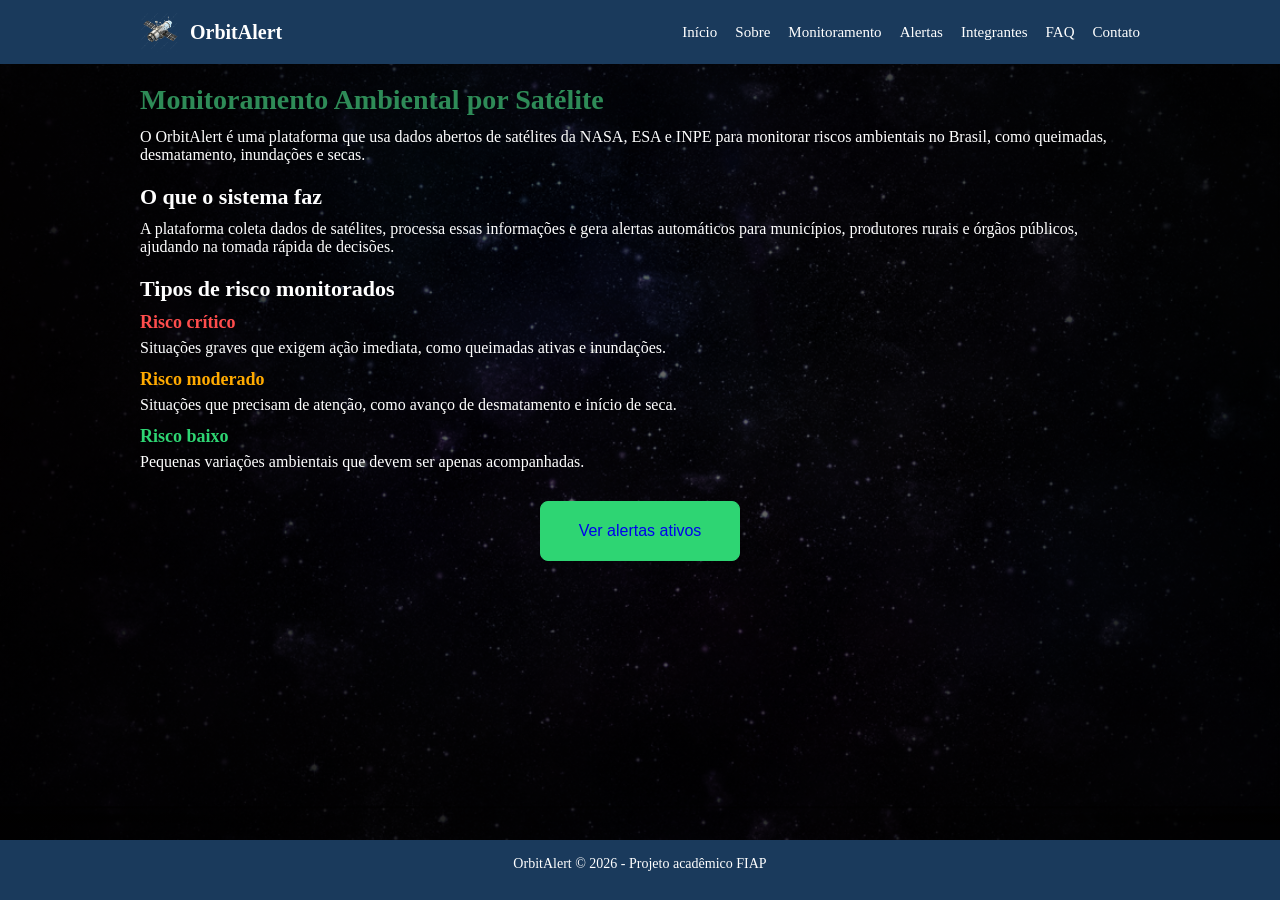
<file: index.html>
<!DOCTYPE html>
<html lang="pt-br">
<head>
<meta charset="UTF-8">
  <meta name="viewport" content="width=device-width, initial-scale=1.0">
  <title>OrbitAlert - Início</title>
  <link rel="stylesheet" href="css/style.css">
</head>
<body class="pagina-inicial">
  <header>
  
    <div class="topo">
      
      <div class="logo">
        
        <img src="./img/pngtree-space-satellite-broadcast-png-image_14661549.png" alt="Logo OrbitAlert">
        
        <span>OrbitAlert</span>
      </div>
     
      <button class="botao-menu" id="botaoMenu">&#9776;</button>
      
      <nav>
        <ul id="menuLista">
          <li><a href="index.html">Início</a></li>
          <li><a href="sobre.html">Sobre</a></li>
          <li><a href="monitoramento.html">Monitoramento</a></li>
          <li><a href="alertas.html">Alertas</a></li>
          <li><a href="integrantes.html">Integrantes</a></li>
          <li><a href="faq.html">FAQ</a></li>
          <li><a href="contato.html">Contato</a></li>
        </ul>
      </nav>
    </div>
  </header>

 
  <main class="container">
    
    <section>
      
      <h1 class="monitoramento-ambiental">Monitoramento Ambiental por Satélite</h1>
      
      <p>O OrbitAlert é uma plataforma que usa dados abertos de satélites da NASA, ESA e INPE para monitorar riscos ambientais no Brasil, como queimadas, desmatamento, inundações e secas.</p>
    
    </section>

    
    <section class="caixa">
     
      <h2>O que o sistema faz</h2>
     
      <p>A plataforma coleta dados de satélites, processa essas informações e gera alertas automáticos para municípios, produtores rurais e órgãos públicos, ajudando na tomada rápida de decisões.</p>
    </section>

   
    <section class="caixa">
      
      <h2>Tipos de risco monitorados</h2>
      
      <h3 class="titulo-critico">Risco crítico</h3>
     
      <p>Situações graves que exigem ação imediata, como queimadas ativas e inundações.</p>
      
      <h3 class="titulo-moderado">Risco moderado</h3>
      
      <p>Situações que precisam de atenção, como avanço de desmatamento e início de seca.</p>
     
      <h3 class="titulo-baixo">Risco baixo</h3>
     
      <p>Pequenas variações ambientais que devem ser apenas acompanhadas.</p>

      <div class="container-botao">
      <a href="alertas.html" class="botao">Ver alertas ativos</a>
    </div>
    
    </section>
  </main>
  <footer>
    <p>OrbitAlert &copy; 2026 - Projeto acadêmico FIAP</p>
  </footer>
  <script src="js/menu.js"></script>
</body class="pagina-inicial">
</html>
</file>
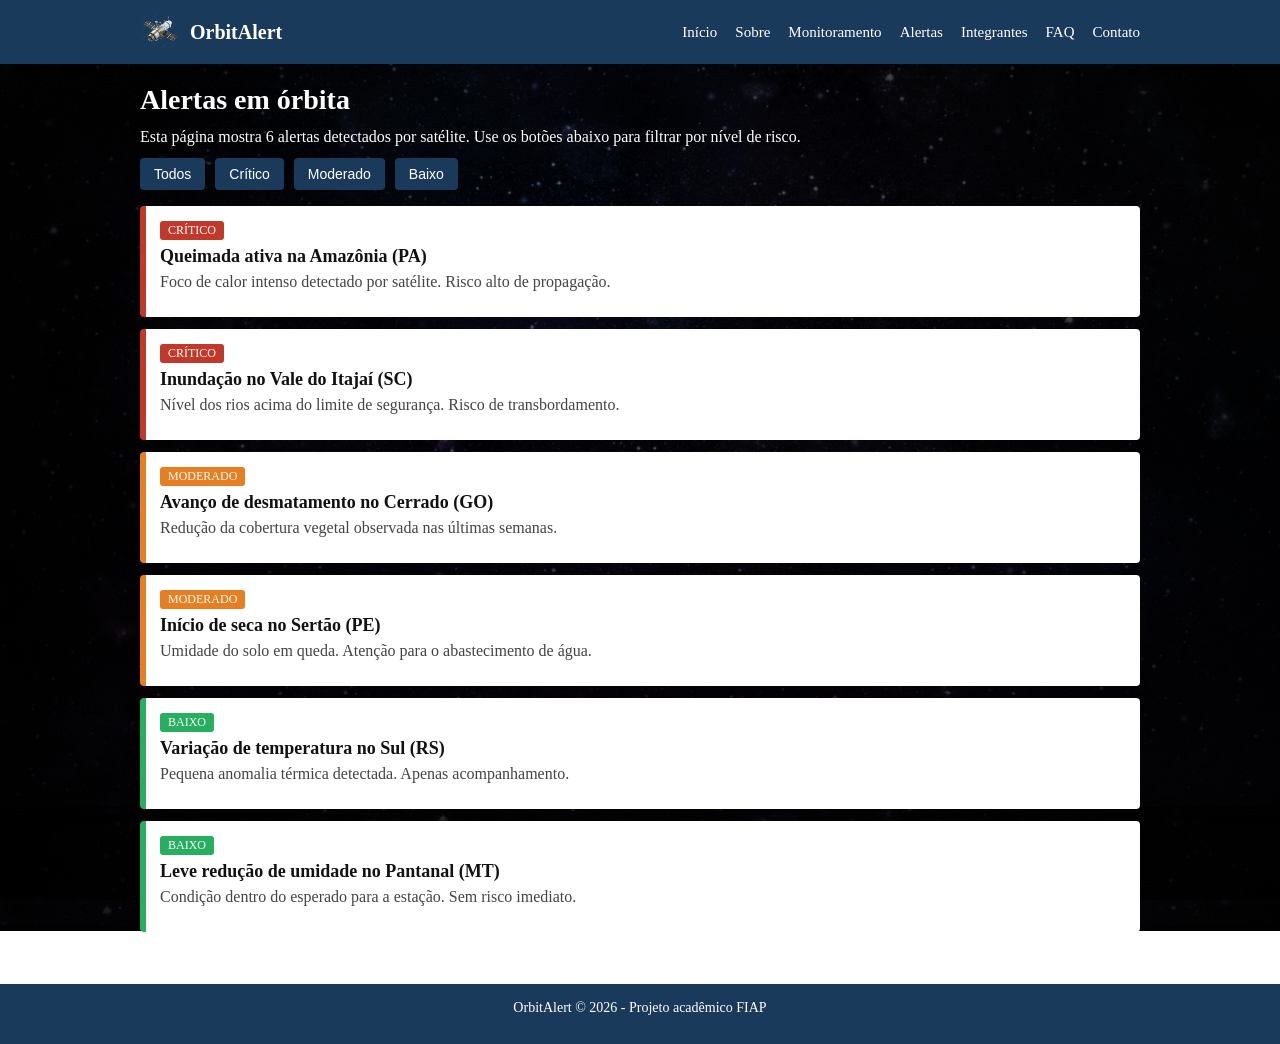
<file: alertas.html>
<!doctype html>
<html lang="pt-br">
  <head>
    <meta charset="UTF-8" />
    <meta name="viewport" content="width=device-width, initial-scale=1.0" />
    <title>OrbitAlert - Alertas</title>
    <link rel="stylesheet" href="css/style.css" />
  </head>
  <body>
    <header>
      <div class="topo">
        <div class="logo">
          <img
            src="./img/pngtree-space-satellite-broadcast-png-image_14661549.png"
            alt="Logo OrbitAlert"
          />
          <span>OrbitAlert</span>
        </div>
        <button class="botao-menu" id="botaoMenu">&#9776;</button>
        <nav>
          <ul id="menuLista">
            <li><a href="index.html">Início</a></li>
            <li><a href="sobre.html">Sobre</a></li>
            <li><a href="monitoramento.html">Monitoramento</a></li>
            <li><a href="alertas.html">Alertas</a></li>
            <li><a href="integrantes.html">Integrantes</a></li>
            <li><a href="faq.html">FAQ</a></li>
            <li><a href="contato.html">Contato</a></li>
          </ul>
        </nav>
      </div>
    </header>

    <main class="container">
      <section>
        <h1>Alertas em órbita</h1>
        <p>
          Esta página mostra 6 alertas detectados por satélite. Use os botões
          abaixo para filtrar por nível de risco.
        </p>
      </section>

      <section class="filtros">
        <button onclick="filtrar('todos')">Todos</button>
        <button onclick="filtrar('critico')">Crítico</button>
        <button onclick="filtrar('moderado')">Moderado</button>
        <button onclick="filtrar('baixo')">Baixo</button>
      </section>

      <section>
        <article class="alerta critico">
          <span class="etiqueta critico">CRÍTICO</span>
          <h3>Queimada ativa na Amazônia (PA)</h3>
          <p>
            Foco de calor intenso detectado por satélite. Risco alto de
            propagação.
          </p>
        </article>

        <article class="alerta critico">
          <span class="etiqueta critico">CRÍTICO</span>
          <h3 class="h3">Inundação no Vale do Itajaí (SC)</h3>
          <p>
            Nível dos rios acima do limite de segurança. Risco de
            transbordamento.
          </p>
        </article>

        <article class="alerta moderado">
          <span class="etiqueta moderado">MODERADO</span>
          <h3>Avanço de desmatamento no Cerrado (GO)</h3>
          <p>Redução da cobertura vegetal observada nas últimas semanas.</p>
        </article>

        <article class="alerta moderado">
          <span class="etiqueta moderado">MODERADO</span>
          <h3>Início de seca no Sertão (PE)</h3>
          <p>Umidade do solo em queda. Atenção para o abastecimento de água.</p>
        </article>

        <article class="alerta baixo">
          <span class="etiqueta baixo">BAIXO</span>
          <h3>Variação de temperatura no Sul (RS)</h3>
          <p>Pequena anomalia térmica detectada. Apenas acompanhamento.</p>
        </article>

        <article class="alerta baixo">
          <span class="etiqueta baixo">BAIXO</span>
          <h3>Leve redução de umidade no Pantanal (MT)</h3>
          <p>Condição dentro do esperado para a estação. Sem risco imediato.</p>
        </article>
      </section>
    </main>

    <footer>
      <p>OrbitAlert &copy; 2026 - Projeto acadêmico FIAP</p>
    </footer>

    <script src="js/menu.js"></script>
    <script src="js/alertas.js"></script>
  </body>
</html>
</file>
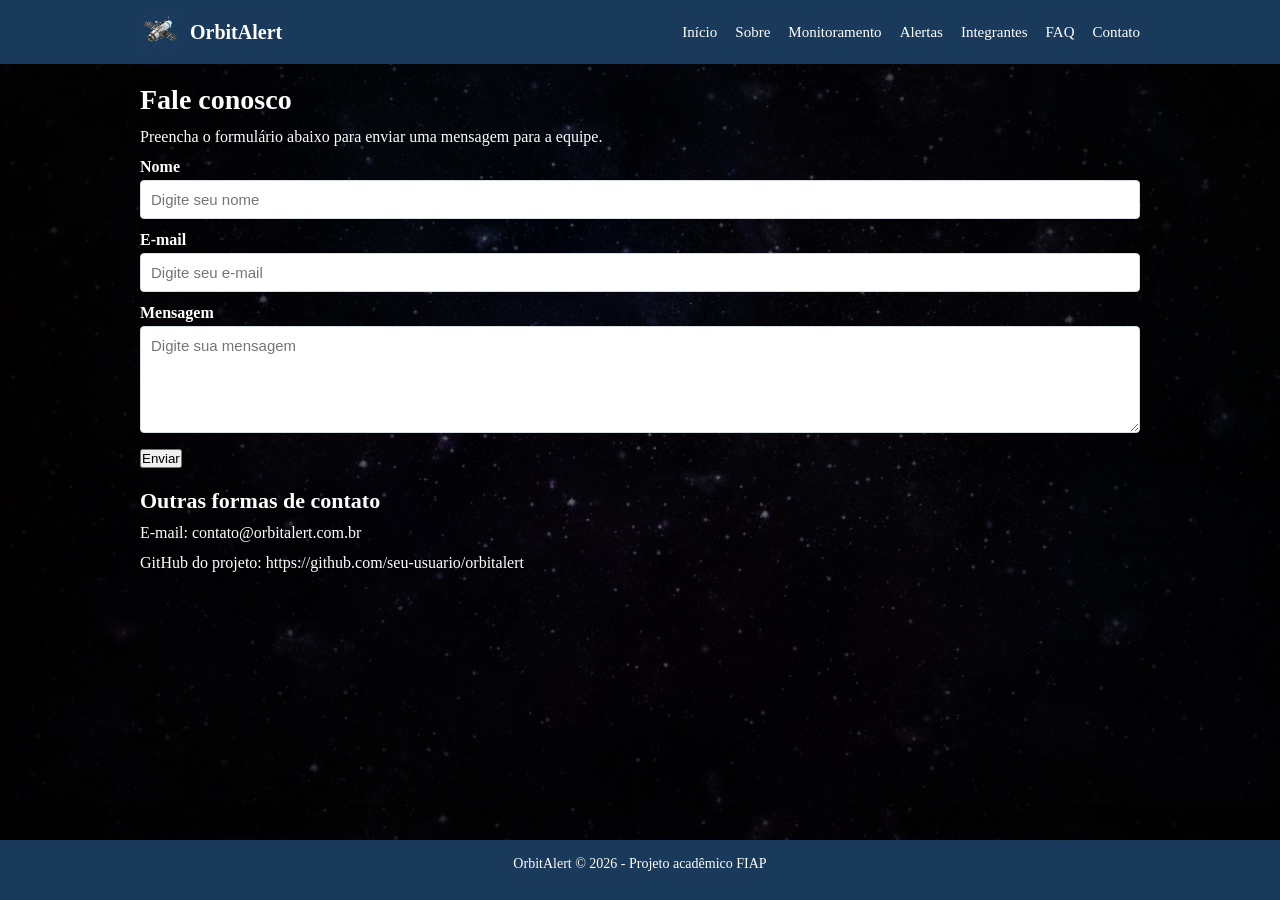
<file: contato.html>
<!doctype html>
<html lang="pt-br">
  <head>
    <meta charset="UTF-8" />
    <meta name="viewport" content="width=device-width, initial-scale=1.0" />
    <title>OrbitAlert - Contato</title>
    <link rel="stylesheet" href="css/style.css" />
  </head>
  <body>
    <header>
      <div class="topo">
        <div class="logo">
          <img
            src="./img/pngtree-space-satellite-broadcast-png-image_14661549.png"
            alt="Logo OrbitAlert"
          />
          <span>OrbitAlert</span>
        </div>
        <button class="botao-menu" id="botaoMenu">&#9776;</button>
        <nav>
          <ul id="menuLista">
            <li><a href="index.html">Início</a></li>
            <li><a href="sobre.html">Sobre</a></li>
            <li><a href="monitoramento.html">Monitoramento</a></li>
            <li><a href="alertas.html">Alertas</a></li>
            <li><a href="integrantes.html">Integrantes</a></li>
            <li><a href="faq.html">FAQ</a></li>
            <li><a href="contato.html">Contato</a></li>
          </ul>
        </nav>
      </div>
    </header>

    <main class="container">
      <section>
        <h1>Fale conosco</h1>
        <p>
          Preencha o formulário abaixo para enviar uma mensagem para a equipe.
        </p>
      </section>

      <section class="caixa">
        <form id="formContato">
          <label for="nome">Nome</label>
          <input type="text" id="nome" placeholder="Digite seu nome" />

          <label for="email">E-mail</label>
          <input type="text" id="email" placeholder="Digite seu e-mail" />

          <label for="texto">Mensagem</label>
          <textarea
            id="texto"
            rows="5"
            placeholder="Digite sua mensagem"
          ></textarea>

          <button type="submit" class="botao">Enviar</button>

          <p id="mensagem" class="mensagem"></p>
        </form>
      </section>

      <section class="caixa">
        <h2>Outras formas de contato</h2>
        <p>E-mail: contato@orbitalert.com.br</p>
        <p>GitHub do projeto: https://github.com/seu-usuario/orbitalert</p>
      </section>
    </main>

    <footer>
      <p>OrbitAlert &copy; 2026 - Projeto acadêmico FIAP</p>
    </footer>

    <script src="js/menu.js"></script>
    <script src="js/validacao.js"></script>
  </body>
</html>
</file>
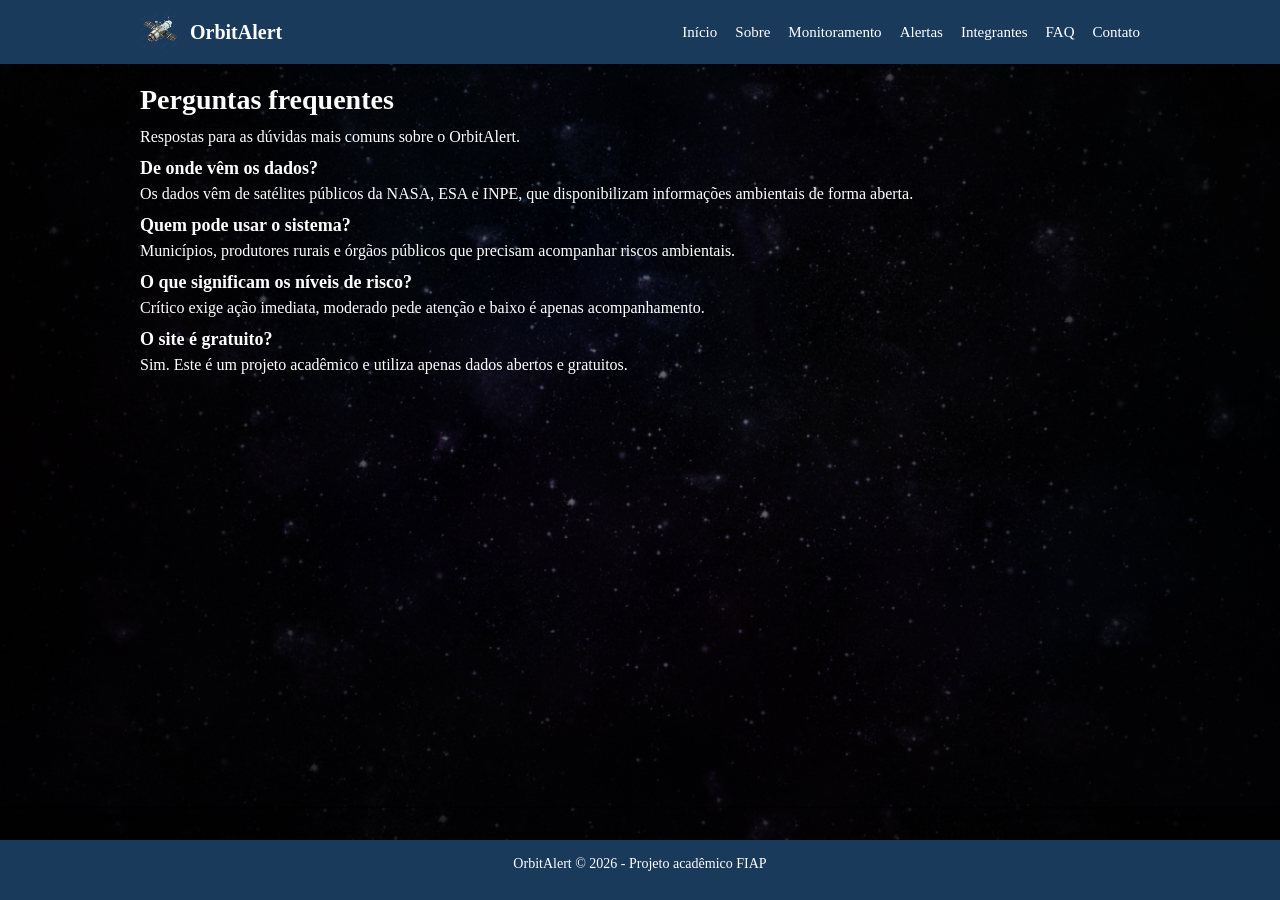
<file: faq.html>
<!doctype html>
<html lang="pt-br">
  <head>
    <meta charset="UTF-8" />
    <meta name="viewport" content="width=device-width, initial-scale=1.0" />
    <title>OrbitAlert - FAQ</title>
    <link rel="stylesheet" href="css/style.css" />
  </head>
  <body>
    <header>
      <div class="topo">
        <div class="logo">
          <img
            src="./img/pngtree-space-satellite-broadcast-png-image_14661549.png"
            alt="Logo OrbitAlert"
          />
          <span>OrbitAlert</span>
        </div>
        <button class="botao-menu" id="botaoMenu">&#9776;</button>
        <nav>
          <ul id="menuLista">
            <li><a href="index.html">Início</a></li>
            <li><a href="sobre.html">Sobre</a></li>
            <li><a href="monitoramento.html">Monitoramento</a></li>
            <li><a href="alertas.html">Alertas</a></li>
            <li><a href="integrantes.html">Integrantes</a></li>
            <li><a href="faq.html">FAQ</a></li>
            <li><a href="contato.html">Contato</a></li>
          </ul>
        </nav>
      </div>
    </header>

    <main class="container">
      <section>
        <h1>Perguntas frequentes</h1>
        <p>Respostas para as dúvidas mais comuns sobre o OrbitAlert.</p>
      </section>

      <section class="caixa">
        <h3>De onde vêm os dados?</h3>
        <p>
          Os dados vêm de satélites públicos da NASA, ESA e INPE, que
          disponibilizam informações ambientais de forma aberta.
        </p>
      </section>

      <section class="caixa">
        <h3>Quem pode usar o sistema?</h3>
        <p>
          Municípios, produtores rurais e órgãos públicos que precisam
          acompanhar riscos ambientais.
        </p>
      </section>

      <section class="caixa">
        <h3>O que significam os níveis de risco?</h3>
        <p>
          Crítico exige ação imediata, moderado pede atenção e baixo é apenas
          acompanhamento.
        </p>
      </section>

      <section class="caixa">
        <h3>O site é gratuito?</h3>
        <p>
          Sim. Este é um projeto acadêmico e utiliza apenas dados abertos e
          gratuitos.
        </p>
      </section>
    </main>

    <footer>
      <p>OrbitAlert &copy; 2026 - Projeto acadêmico FIAP</p>
    </footer>

    <script src="js/menu.js"></script>
  </body>
</html>
</file>
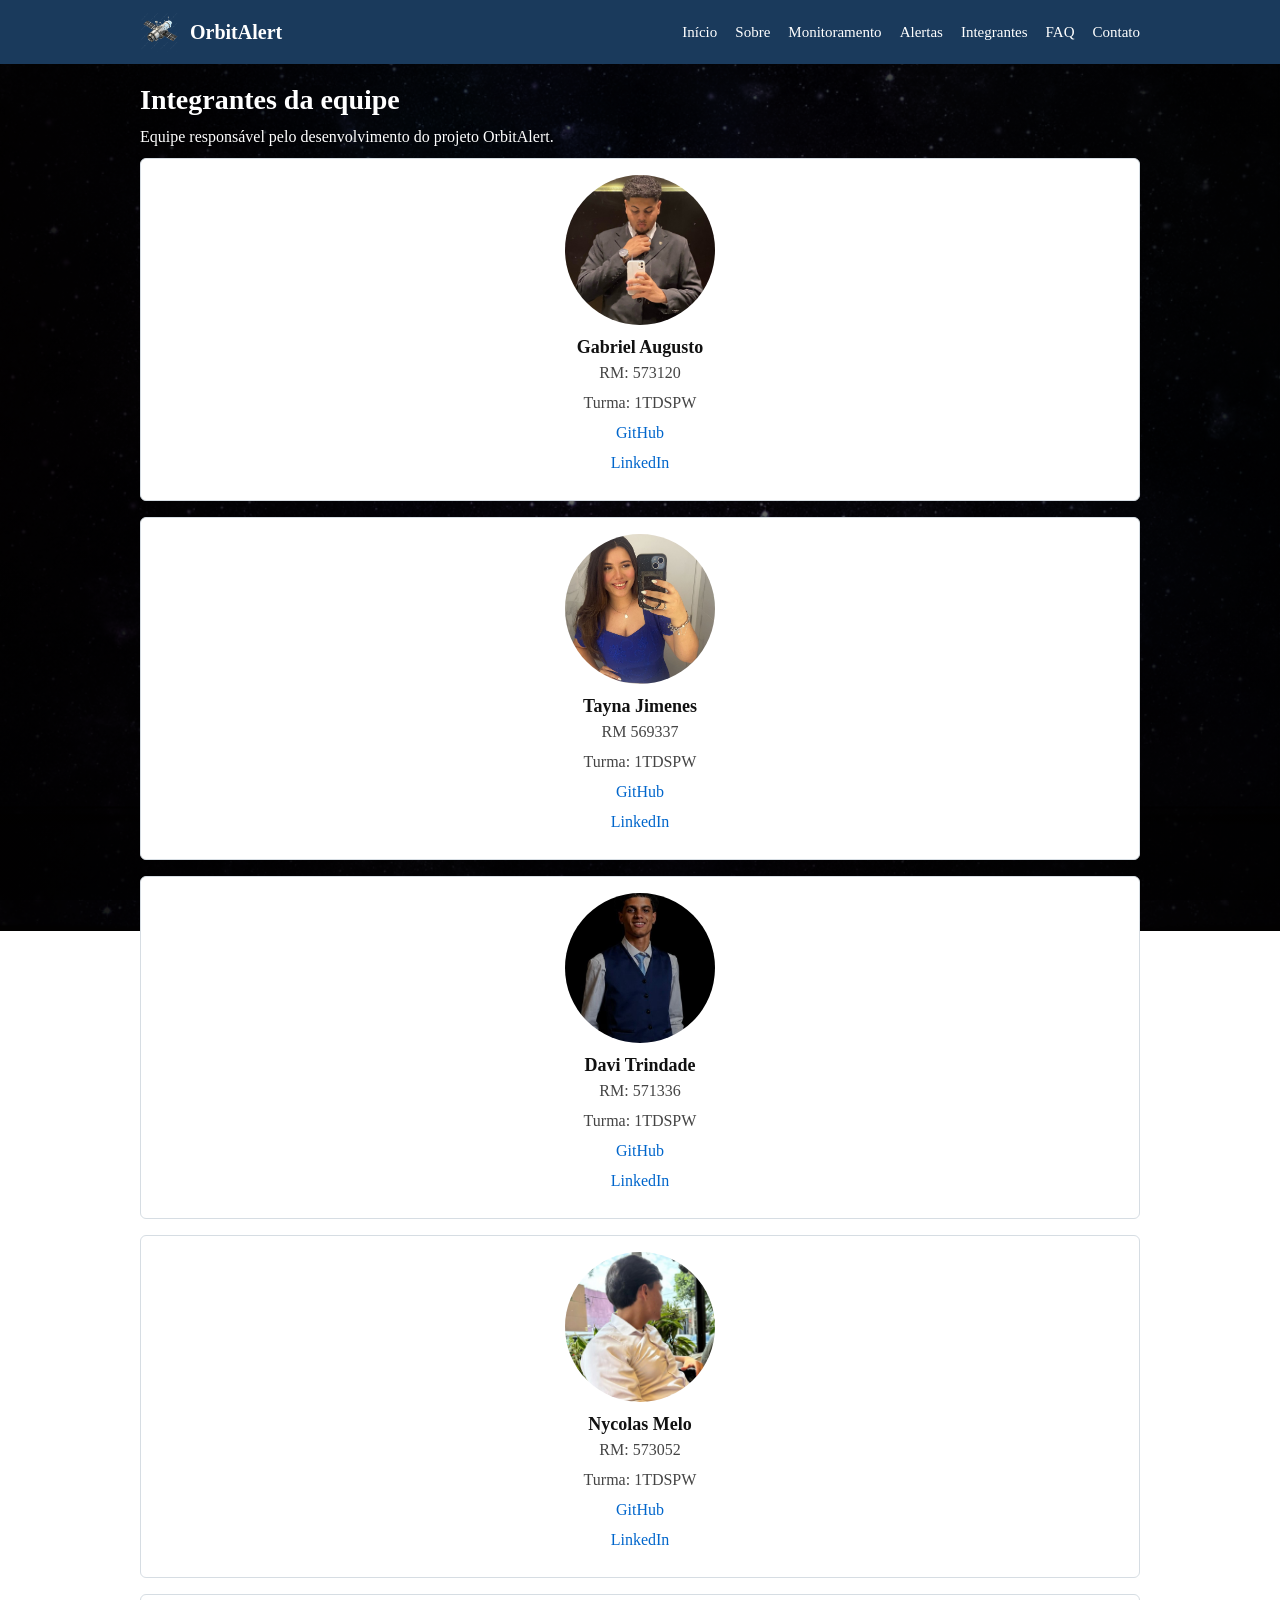
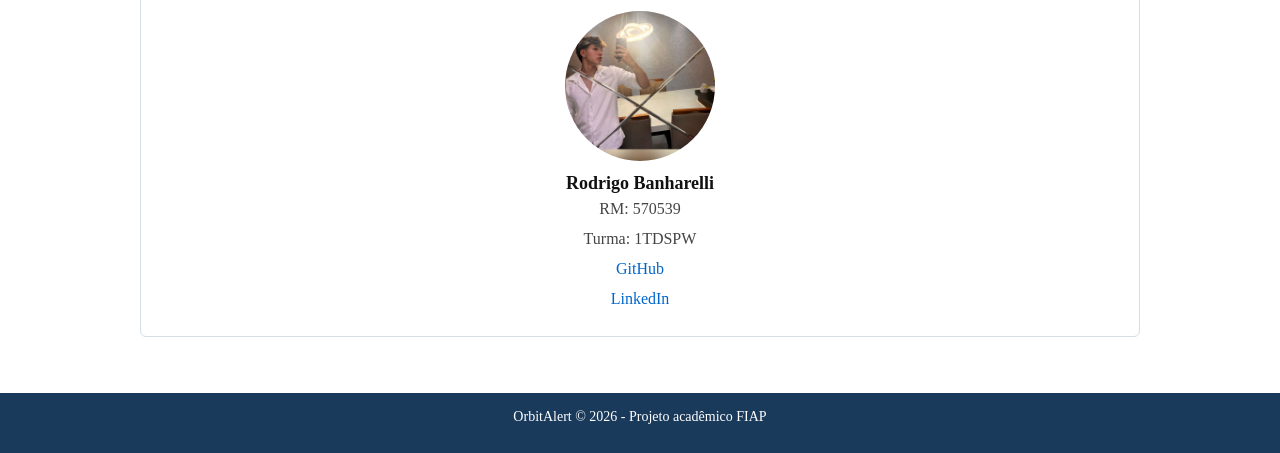
<file: integrantes.html>
<!DOCTYPE html>
<html lang="pt-br">
<head>
  <meta charset="UTF-8">
  <meta name="viewport" content="width=device-width, initial-scale=1.0">
  <title>OrbitAlert - Integrantes</title>
  <link rel="stylesheet" href="css/style.css">
</head>
<body>
  <header>
    <div class="topo">
      <div class="logo">
  <img src="./img/pngtree-space-satellite-broadcast-png-image_14661549.png" alt="Logo OrbitAlert">
  <span>OrbitAlert</span>
</div>
      <button class="botao-menu" id="botaoMenu">&#9776;</button>
      <nav>
        <ul id="menuLista">
          <li><a href="index.html">Início</a></li>
          <li><a href="sobre.html">Sobre</a></li>
          <li><a href="monitoramento.html">Monitoramento</a></li>
          <li><a href="alertas.html">Alertas</a></li>
          <li><a href="integrantes.html">Integrantes</a></li>
          <li><a href="faq.html">FAQ</a></li>
          <li><a href="contato.html">Contato</a></li>
        </ul>
      </nav>
    </div>
  </header>

  <main class="container">
    <section>
      <h1>Integrantes da equipe</h1>
      <p>Equipe responsável pelo desenvolvimento do projeto OrbitAlert.</p>
    </section>

    <section>

      <article class="integrante">
        <img src="./img/Gabriel.jpg" alt="Foto do integrante 1">
        
        <h3>Gabriel Augusto </h3>
      
        <p>RM: 573120</p>
        
        <p>Turma: 1TDSPW</p>
        
       <p><a href="https://github.com/Ribeirogab06">GitHub</a></p>
      <p><a href="https://www.linkedin.com/in/gabrielribeiro-fullstack/">LinkedIn</a></p>
      </article>

      <article class="integrante"> 
        
        <img src="./img/Tayna.jpeg" alt="Foto do integrante 2">
        
        <h3>Tayna Jimenes</h3>
        
        <p>RM 569337</p>
        
        <p>Turma: 1TDSPW</p>
        
        <p><a href="https://github.com/TaynaJimenes">GitHub</a></p>
        
        <p><a href="https://www.linkedin.com/in/tayna-jimenes/">LinkedIn</a></p>
        
      </article>

      <article class="integrante">
        <img src="./img/Davi.jpeg" alt="Foto do integrante 3">
        <h3>Davi Trindade</h3>
        <p>RM: 571336</p>
        <p>Turma: 1TDSPW</p>
        <p><a href="https://github.com/davitrindadee">GitHub</a></p>
        <p><a href="www.linkedin.com/in/davi-trindade-b64a48378/">LinkedIn</a></p>
      </article>

      <article class="integrante">
        <img src="./img/escobar.png" alt="Foto do integrante 4">
        <h3>Nycolas Melo</h3>
        <p>RM: 573052</p>
        <p>Turma: 1TDSPW</p>
        <p><a href="https://github.com/Nycolas10072006">GitHub</a></p>
        <p><a href="https://www.linkedin.com/in/nycolas-melo-escobar-983376391/">LinkedIn</a></p>
      </article>

      <article class="integrante">
        <img src="./img/rodrigo.png" alt="Foto do integrante 1">
        <h3>Rodrigo Banharelli</h3>
        <p>RM: 570539</p>
        <p>Turma: 1TDSPW</p>
        <p><a href="https://github.com/RodrigoBanharelli">GitHub</a></p>
        <p><a href="https://www.linkedin.com/in/rodrigo-banharelli/">LinkedIn</a></p>
      </article>

    </section>
  </main>

  <footer>
    <p>OrbitAlert &copy; 2026 - Projeto acadêmico FIAP</p>
  </footer>

  <script src="js/menu.js"></script>
</body>
</html>
</file>
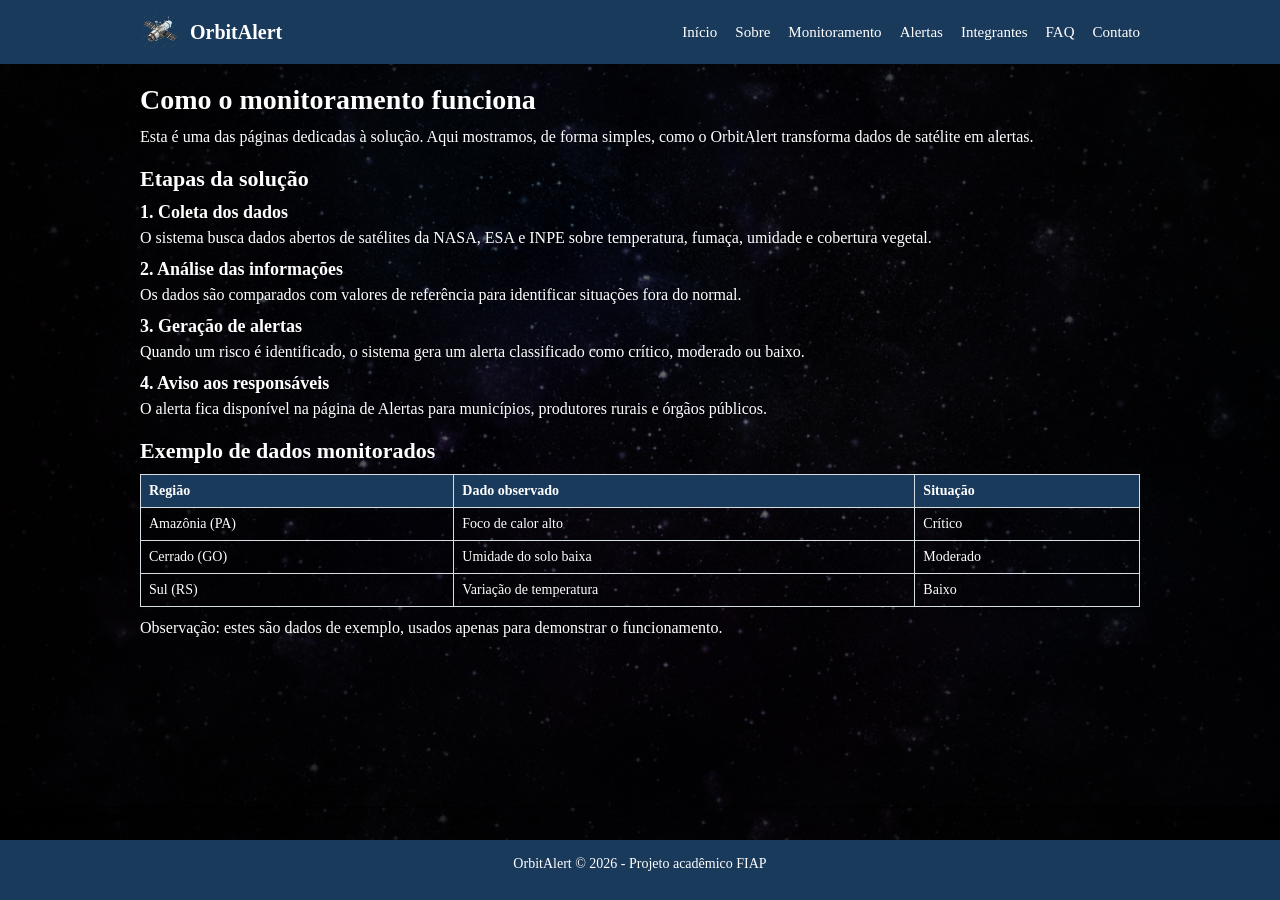
<file: monitoramento.html>
<!doctype html>
<html lang="pt-br">
  <head>
    <meta charset="UTF-8" />
    <meta name="viewport" content="width=device-width, initial-scale=1.0" />
    <title>OrbitAlert - Monitoramento</title>
    <link rel="stylesheet" href="css/style.css" />
  </head>
  <body>
    <header>
      <div class="topo">
        <div class="logo">
          <img
            src="./img/pngtree-space-satellite-broadcast-png-image_14661549.png"
            alt="Logo OrbitAlert"
          />
          <span>OrbitAlert</span>
        </div>
        <button class="botao-menu" id="botaoMenu">&#9776;</button>
        <nav>
          <ul id="menuLista">
            <li><a href="index.html">Início</a></li>
            <li><a href="sobre.html">Sobre</a></li>
            <li><a href="monitoramento.html">Monitoramento</a></li>
            <li><a href="alertas.html">Alertas</a></li>
            <li><a href="integrantes.html">Integrantes</a></li>
            <li><a href="faq.html">FAQ</a></li>
            <li><a href="contato.html">Contato</a></li>
          </ul>
        </nav>
      </div>
    </header>

    <main class="container">
      <section>
        <h1>Como o monitoramento funciona</h1>
        <p>
          Esta é uma das páginas dedicadas à solução. Aqui mostramos, de forma
          simples, como o OrbitAlert transforma dados de satélite em alertas.
        </p>
      </section>

      <section class="caixa">
        <h2>Etapas da solução</h2>
        <h3>1. Coleta dos dados</h3>
        <p>
          O sistema busca dados abertos de satélites da NASA, ESA e INPE sobre
          temperatura, fumaça, umidade e cobertura vegetal.
        </p>
        <h3>2. Análise das informações</h3>
        <p>
          Os dados são comparados com valores de referência para identificar
          situações fora do normal.
        </p>
        <h3>3. Geração de alertas</h3>
        <p>
          Quando um risco é identificado, o sistema gera um alerta classificado
          como crítico, moderado ou baixo.
        </p>
        <h3>4. Aviso aos responsáveis</h3>
        <p>
          O alerta fica disponível na página de Alertas para municípios,
          produtores rurais e órgãos públicos.
        </p>
      </section>

      <section class="caixa">
        <h2>Exemplo de dados monitorados</h2>
        <table>
          <thead>
            <tr>
              <th>Região</th>
              <th>Dado observado</th>
              <th>Situação</th>
            </tr>
          </thead>
          <tbody>
            <tr>
              <td>Amazônia (PA)</td>
              <td>Foco de calor alto</td>
              <td>Crítico</td>
            </tr>
            <tr>
              <td>Cerrado (GO)</td>
              <td>Umidade do solo baixa</td>
              <td>Moderado</td>
            </tr>
            <tr>
              <td>Sul (RS)</td>
              <td>Variação de temperatura</td>
              <td>Baixo</td>
            </tr>
          </tbody>
        </table>
        <p>
          Observação: estes são dados de exemplo, usados apenas para demonstrar
          o funcionamento.
        </p>
      </section>
    </main>

    <footer>
      <p>OrbitAlert &copy; 2026 - Projeto acadêmico FIAP</p>
    </footer>

    <script src="js/menu.js"></script>
  </body>
</html>
</file>
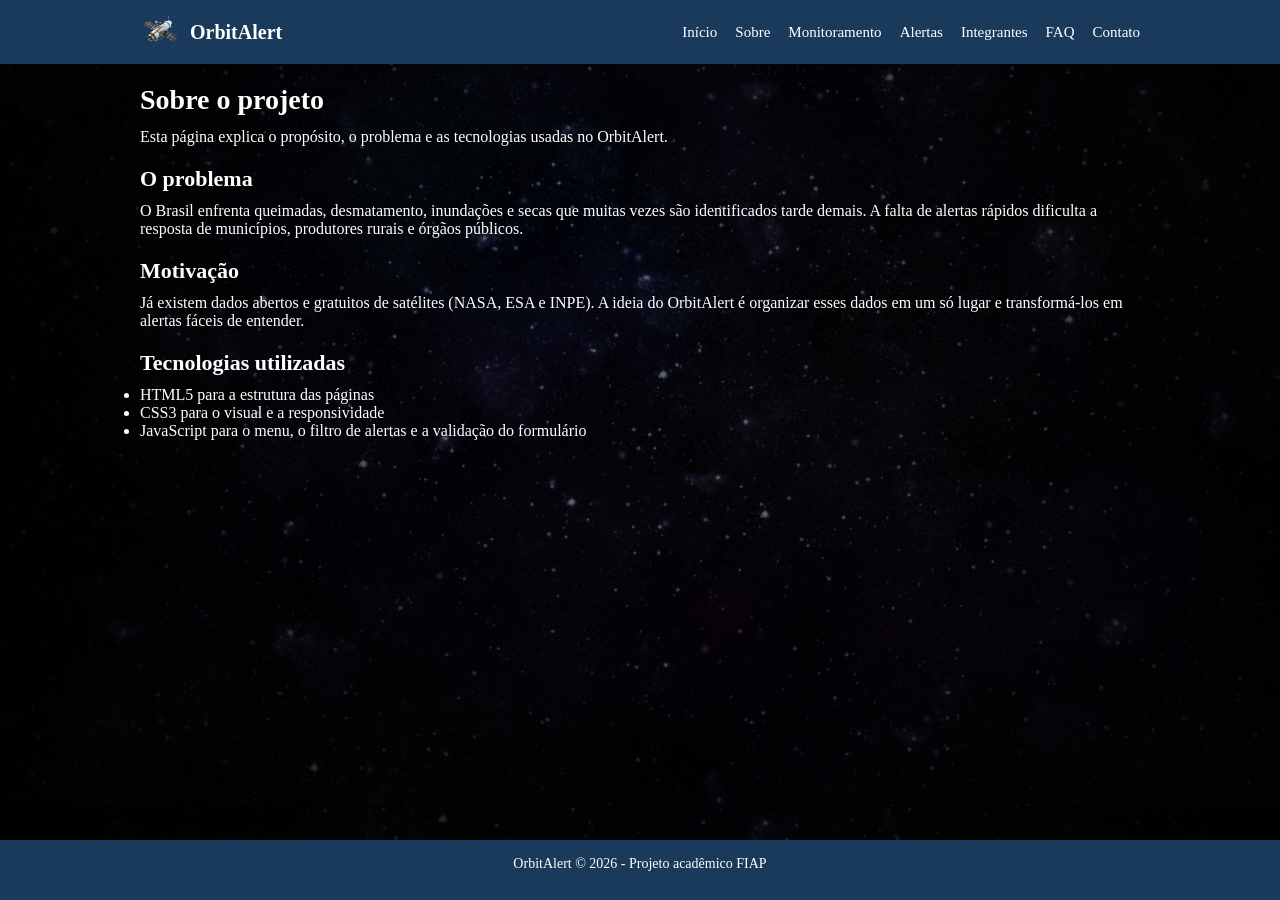
<file: sobre.html>
<!doctype html>
<html lang="pt-br">
  <head>
    <meta charset="UTF-8" />
    <meta name="viewport" content="width=device-width, initial-scale=1.0" />
    <title>OrbitAlert - Sobre</title>
    <link rel="stylesheet" href="css/style.css" />
  </head>
  <body>
    <header>
      <div class="topo">
        <div class="logo">
          <img
            src="./img/pngtree-space-satellite-broadcast-png-image_14661549.png"
            alt="Logo OrbitAlert"
          />
          <span>OrbitAlert</span>
        </div>
        <button class="botao-menu" id="botaoMenu">&#9776;</button>
        <nav>
          <ul id="menuLista">
            <li><a href="index.html">Início</a></li>
            <li><a href="sobre.html">Sobre</a></li>
            <li><a href="monitoramento.html">Monitoramento</a></li>
            <li><a href="alertas.html">Alertas</a></li>
            <li><a href="integrantes.html">Integrantes</a></li>
            <li><a href="faq.html">FAQ</a></li>
            <li><a href="contato.html">Contato</a></li>
          </ul>
        </nav>
      </div>
    </header>

    <main class="container">
      <section>
        <h1>Sobre o projeto</h1>
        <p>
          Esta página explica o propósito, o problema e as tecnologias usadas no
          OrbitAlert.
        </p>
      </section>

      <section class="caixa">
        <h2>O problema</h2>
        <p>
          O Brasil enfrenta queimadas, desmatamento, inundações e secas que
          muitas vezes são identificados tarde demais. A falta de alertas
          rápidos dificulta a resposta de municípios, produtores rurais e órgãos
          públicos.
        </p>
      </section>

      <section class="caixa">
        <h2>Motivação</h2>
        <p>
          Já existem dados abertos e gratuitos de satélites (NASA, ESA e INPE).
          A ideia do OrbitAlert é organizar esses dados em um só lugar e
          transformá-los em alertas fáceis de entender.
        </p>
      </section>

      <section class="caixa">
        <h2>Tecnologias utilizadas</h2>
        <ul>
          <li>HTML5 para a estrutura das páginas</li>
          <li>CSS3 para o visual e a responsividade</li>
          <li>
            JavaScript para o menu, o filtro de alertas e a validação do
            formulário
          </li>
        </ul>
      </section>
    </main>

    <footer>
      <p>OrbitAlert &copy; 2026 - Projeto acadêmico FIAP</p>
    </footer>

    <script src="js/menu.js"></script>
  </body>
</html>
</file>
<file: css/style.css>
/*Raiz das cores*/
:root {
  --azul-espaco: #1a3a5c;     /* Cor principal (azul escuro = espaço/satélite) */
  --verde-terra: #2e8b57;     /* Cor de apoio (verde = meio ambiente/Terra) */
  --critico: #c0392b;         /* Vermelho = alerta de risco CRÍTICO */
  --moderado: #e67e22;        /* Laranja = alerta de risco MODERADO */
  --baixo: #27ae60;           /* Verde = alerta de risco BAIXO */
  --fundo: #f4f6f8;           /* Cor de fundo geral das páginas (cinza claro) */
  --texto: #222222;           /* Cor padrão do texto (quase preto) */
  --branco: #ffffff;          /* Branco usado em caixas e cabeçalho */
  --borda: #d6dde3;           /* Cinza usado nas bordas das caixas */

}

/* Cores específicas que eu quero */

.titulo-critico {
  color: #ff4d4d; /* Vermelho vibrante para atenção imediata */
  font-weight: bold;
}

.titulo-moderado {
  color: #ffaa00; /* Laranja/Amarelo para sinal de alerta */
  font-weight: bold;
}

.titulo-baixo {
  color: #2ed573; /* Verde para situação controlada/baixa */
  font-weight: bold;
}

.monitoramento-ambiental {
  color: #2e8b57 ; /* Verde para situação controlada/baixa */
  font-weight: bold;
}

/* O seletor universal (*) zera margens/paddings padrão do navegador */
* {
  margin: 0;                  /* Remove a margem padrão de todos os elementos */
  padding: 0;                 /* Remove o preenchimento padrão de todos os elementos */
  box-sizing: border-box;     /* Faz a largura incluir borda e padding (evita "estouro") */
}

body {
  background-image: linear-gradient(rgba(0, 0, 0, 0.6), rgba(0, 0, 0, 0.6)), url('../img/universo.png');
  background-size: cover;          /* Faz a imagem cobrir toda a tela sem distorcer */
  background-position: center;     /* Centraliza a imagem */
  background-repeat: no-repeat;    /* Impede que a imagem fique se repetindo */
  background-attachment: fixed;    /* Deixa o fundo fixo enquanto você rola a página */
  color: #ffffff;                  /* Define a cor do texto como branco para dar contraste */
  margin: 0;                   /* Remove margens padrão do navegador */
  display: flex;               /* Ativa o modo Flexbox */
  flex-direction: column;      /* Organiza os elementos (header, main, footer) em coluna */
  min-height: 100vh;
}

main.container {
  flex: 1;                     /* Faz o conteúdo principal esticar e ocupar o espaço restante */
}

/* Classe "container" centraliza o conteúdo e limita a largura */
.container {
  width: 90%;                 /* Ocupa 90% da largura da tela */
  max-width: 1000px;          /* Mas nunca passa de 1000px (boa leitura no desktop) */
  margin: 0 auto;             /* Centraliza horizontalmente o bloco */
  padding: 20px 0;            /* Dá um respiro em cima e embaixo */
}

/* ---------------- CABEÇALHO E MENU DE NAVEGAÇÃO ---------------- */

/* Estilo do cabeçalho fixo no topo de cada página */
header {
  background-color: var(--azul-espaco); /* Fundo azul escuro do cabeçalho */
  color: var(--branco);                 /* Texto branco dentro do cabeçalho */
  padding: 12px 0;                      /* Espaço interno em cima e embaixo */
}

/* Caixa interna do cabeçalho que organiza logo + menu lado a lado */
.topo {
  width: 90%;                  /* Mesma largura do container */
  max-width: 1000px;           /* Mesmo limite do container */
  margin: 0 auto;              /* Centraliza */
  display: flex;               /* Coloca os filhos (logo e menu) em linha */
  justify-content: space-between; /* Logo na esquerda, menu na direita */
  align-items: center;         /* Alinha verticalmente os itens no centro */
}

/* Caixa do logotipo (imagem + nome do projeto) */
.logo {
  display: flex;               /* Imagem e texto lado a lado */
  align-items: center;         /* Alinha verticalmente */
  gap: 10px;                   /* Espaço entre a imagem e o texto */
}

/* Tamanho da imagem do logotipo */
.logo img {
  width: 40px;                 /* Largura fixa do logo */
  height: 40px;                /* Altura fixa do logo */
}

/* Texto "OrbitAlert" ao lado do logo */
.logo span {
  font-size: 20px;             /* Tamanho da letra do nome */
  font-weight: bold;           /* Deixa o nome em negrito */
}

/* A lista do menu (ul) que contém os links */
nav ul {
  list-style: none;            /* Remove as "bolinhas" da lista */
  display: flex;               /* Coloca os links em linha (horizontal) */
  gap: 18px;                   /* Espaço entre cada link do menu */
}

/* Cada link do menu (a) */
nav a {
  color: var(--branco);        /* Cor branca para os links do menu */
  text-decoration: none;       /* Remove o sublinhado padrão dos links */
  font-size: 15px;             /* Tamanho do texto do link */
}

/* Botão "hambúrguer" que só aparece no celular (escondido no desktop) */
.botao-menu {
  display: none;               /* No desktop ele fica escondido */
  background: none;            /* Sem cor de fundo */
  border: none;                /* Sem borda */
  color: var(--branco);        /* Três tracinhos brancos */
  font-size: 26px;             /* Tamanho do ícone de menu */
  cursor: pointer;             /* Mostra "mãozinha" ao passar o mouse */
}

/* ---------------- CONTEÚDO PRINCIPAL E TÍTULOS ---------------- */

/* Título principal de cada página (h1) */
h1 {
  color: var(#fafafa);   /* Cor azul no título principal */
  font-size: 28px;             /* Tamanho grande para destaque */
  margin-bottom: 12px;         /* Espaço abaixo do título */
}

/* Subtítulos de seção (h2) */
h2 {
  color: var(#fafafa);   /* Mesma cor azul para manter hierarquia */
  font-size: 22px;             /* Menor que o h1 */
  margin: 20px 0 10px 0;       /* Espaço acima e abaixo */
}

/* Subtítulos menores (h3) */
h3 {
  color: var(#fafafa);         /* Cor padrão de texto */
  font-size: 18px;             /* Menor que o h2 */
  margin-bottom: 6px;          /* Pequeno espaço abaixo */
}

/* Parágrafos comuns (p) */
p {
  color:#ffffff;
  margin-bottom: 12px;        /* Espaço abaixo de cada parágrafo */
  color:#ffffff;         /* Cor padrão de texto */
}

/* Força os textos de dentro dos cards de alerta a ficarem escuros */
.alerta h3 {
  color: #111111 !important; /* Cor preta/cinza bem escura para o título do alerta */
}

.alerta p {
  color: #444444 !important; /* Cor cinza escura para a descrição do alerta */
}

/* ---------------- BOTÕES ---------------- */

.container-botao {
  display: flex;
  justify-content: center;     
  align-items: center;
  font-family: Arial, Helvetica, sans-serif; /* Fonte do botão */         
  background-color: #2ed573; 
  border: 1px solid #2ed573;                  /* Borda verde para delimitar a área */
  border-radius: 8px;                         /* Cantos arredondados na caixa */
  /* Espaçamentos */
  padding: 20px;               /* Espaço interno para a área verde não esmagar o botão */
  margin: 30px auto;           /* 30px de espaço acima/abaixo e auto para centralizar a caixa na tela */
  
  /* Tamanho da área */
  width: 90%;                  /* Ocupa quase toda a largura da tela */
  max-width: 200px;            /* Mas não passa de 400px para ficar elegante e proporcional ao botão */
}


.container-botao .botao {
  text-decoration: none;                   

}

/* ---------------- PÁGINA DE ALERTAS (FILTRO + CARDS) ---------------- */

/* Linha com os botões de filtro dos alertas */
.filtros {
  margin-bottom: 16px;         /* Espaço abaixo da linha de filtros */
}

/* Botão de filtro individual */
.filtros button {
  background-color: var(--azul-espaco); /* Fundo azul */
  color: var(--branco);        /* Texto branco */
  border: none;                /* Sem borda */
  padding: 8px 14px;           /* Espaço interno */
  margin-right: 6px;           /* Espaço entre os botões */
  border-radius: 4px;          /* Cantos arredondados */
  cursor: pointer;             /* Mãozinha ao passar o mouse */
  font-size: 14px;             /* Tamanho do texto do botão */
}

/* Cada cartão (card) de alerta */
.alerta {
  background-color: var(--branco); /* Fundo branco do card */
  border-left: 6px solid var(--borda); /* Faixa colorida na esquerda (cor varia pelo risco) */
  border-radius: 4px;          /* Cantos arredondados */
  padding: 14px;               /* Espaço interno */
  margin-bottom: 12px;         /* Espaço abaixo de cada card */
}

/* Quando o card tiver a classe "critico", a faixa fica vermelha */
.alerta.critico { border-left-color: var(--critico); }
/* Quando o card tiver a classe "moderado", a faixa fica laranja */
.alerta.moderado { border-left-color: var(--moderado); }
/* Quando o card tiver a classe "baixo", a faixa fica verde */
.alerta.baixo { border-left-color: var(--baixo); }

/* Etiqueta de texto que mostra o nível de risco dentro do card */
.etiqueta {
  display: inline-block;       /* Permite dar padding/cor de fundo */
  color: var(--branco);        /* Texto branco na etiqueta */
  font-size: 12px;             /* Texto pequeno */
  padding: 2px 8px;            /* Espaço interno da etiqueta */
  border-radius: 3px;          /* Cantos arredondados */
  margin-bottom: 6px;          /* Espaço abaixo da etiqueta */
}

/* Cor da etiqueta para cada nível de risco */
.etiqueta.critico { background-color: var(--critico); }  /* Etiqueta vermelha */
.etiqueta.moderado { background-color: var(--moderado); } /* Etiqueta laranja */
.etiqueta.baixo { background-color: var(--baixo); }      /* Etiqueta verde */

/* Regra usada pelo JavaScript para esconder cards filtrados */
.escondido {
  display: none;               /* Tira o elemento da tela quando ganha esta classe */
}

/* ---------------- TABELA SIMPLES ---------------- */

/* Estilo da tabela usada na página de monitoramento */
table {
  width: 100%;                 /* Tabela ocupa toda a largura da caixa */
  border-collapse: collapse;   /* Junta as bordas das células em uma só linha */
  margin-bottom: 12px;         /* Espaço abaixo da tabela */
}

/* Estilo das células de cabeçalho (th) e de dados (td) */
th, td {
  border: 1px solid var(--borda); /* Borda cinza fina em cada célula */
  padding: 8px;                /* Espaço interno das células */
  text-align: left;            /* Alinha o texto à esquerda */
  font-size: 14px;             /* Tamanho do texto da tabela */
}

/* Cor de fundo só para a linha de cabeçalho da tabela */
th {
  background-color: var(--azul-espaco); /* Fundo azul no cabeçalho */
  color: var(--branco);        /* Texto branco no cabeçalho */
}

/* ---------------- INTEGRANTES (EQUIPE) ---------------- */

/* Caixa de cada integrante da equipe */
.integrante {
  background-color: var(--branco); /* Fundo branco */
  border: 1px solid var(--borda);  /* Borda cinza */
  border-radius: 6px;              /* Cantos arredondados */
  padding: 16px;                   /* Espaço interno */
  margin-bottom: 16px;             /* Espaço abaixo */
  text-align: center;              /* Centraliza foto e textos */
}

/* Foto (avatar) do integrante */
.integrante img {
  width: 100px;                /* Largura da foto */
  height: 100px;               /* Altura da foto */
  border-radius: 50%;          /* Deixa a foto redonda */
  margin-bottom: 8px;          /* Espaço abaixo da foto */
}

.integrante img {
  width: 150px;          /* Mantenha o tamanho que você já configurou (exemplo: 150px) */
  height: 150px;         /* Mantenha a mesma altura para garantir que seja um quadrado */
  border-radius: 50%;    /* Deixa a foto redonda */
  
  /* ADICIONE ESSAS DUAS LINHAS ABAIXO: */
  object-fit: cover;     /* CORRIGE A DISTORÇÃO: Corta as bordas sem amassar o rosto */
  object-position: center; /* Garante que o rosto fique bem centralizado no círculo */
}

/* Força as fontes e links dentro dos blocos de integrantes a ficarem visíveis */
.integrante h3 {
  color: #111111 !important; /* Nome do integrante em preto/cinza escuro */
}

.integrante p {
  color: #444444 !important; /* RM e Turma em cinza escuro */
}

.integrante p a {
  color: #0066cc !important; /* Links do GitHub e LinkedIn em um azul bonito */
  text-decoration: none;     /* Tira aquele sublinhado padrão dos links se quiser */
}

/* Efeito opcional para o link quando passar o mouse */
.integrante p a:hover {
  text-decoration: underline; /* O sublinhado volta só quando passa o mouse */
  color: #004499 !important;  /* O azul fica ligeiramente mais escuro */
}

/* ---------------- FORMULÁRIOS (CONTATO) ---------------- */

/* Rótulo (label) de cada campo do formulário */
label {
  display: block;              /* Cada rótulo fica em sua própria linha */
  margin-bottom: 4px;          /* Pequeno espaço abaixo do rótulo */
  font-weight: bold;           /* Deixa o rótulo em negrito */
}

/* Campos de texto e área de mensagem */
input, textarea {
  width: 100%;                 /* Campo ocupa toda a largura disponível */
  padding: 10px;               /* Espaço interno do campo */
  margin-bottom: 12px;         /* Espaço abaixo de cada campo */
  border: 1px solid var(--borda); /* Borda cinza fina */
  border-radius: 4px;          /* Cantos arredondados */
  font-size: 15px;             /* Tamanho do texto digitado */
  font-family: Arial, Helvetica, sans-serif; /* Mesma fonte do site */
}

/* Mensagem de erro/sucesso exibida pelo JavaScript do formulário */
.mensagem {
  margin-top: 10px;            /* Espaço acima da mensagem */
  font-weight: bold;           /* Texto em negrito */
}

/* ---------------- RODAPÉ ---------------- */

/* Estilo do rodapé de todas as páginas */
footer {
  background-color: var(--azul-espaco); /* Fundo azul escuro igual ao topo */
  color: var(--branco);        /* Texto branco */
  text-align: center;          /* Centraliza o texto do rodapé */
  padding: 16px 0;             /* Espaço interno em cima e embaixo */
  margin-top: 20px;            /* Espaço acima do rodapé */
  font-size: 14px;             /* Texto um pouco menor */
}

/* ---------------- RESPONSIVIDADE (CELULAR/TABLET) ---------------- */

/* Quando a tela for de até 768px (tablet/celular), aplica estas regras */
@media (max-width: 768px) {
  /* Mostra o botão hambúrguer no celular */
  .botao-menu {
    display: block;            /* Botão de menu passa a aparecer */
  }
  /* Esconde o menu por padrão no celular (será aberto pelo JavaScript) */
  nav ul {
    display: none;             /* Menu fica escondido até clicar no hambúrguer */
    flex-direction: column;    /* Quando abrir, os links ficam um embaixo do outro */
    width: 100%;               /* Menu ocupa toda a largura */
    margin-top: 10px;          /* Espaço acima do menu aberto */
  }
  /* Classe adicionada pelo JavaScript para MOSTRAR o menu no celular */
  nav ul.aberto {
    display: flex;             /* Faz o menu reaparecer quando estiver "aberto" */
  }
  /* No celular o topo passa a empilhar logo e menu */
  .topo {
    flex-direction: column;    /* Coloca logo e menu um embaixo do outro */
    align-items: flex-start;   /* Alinha tudo à esquerda */
  }
}
</file>
